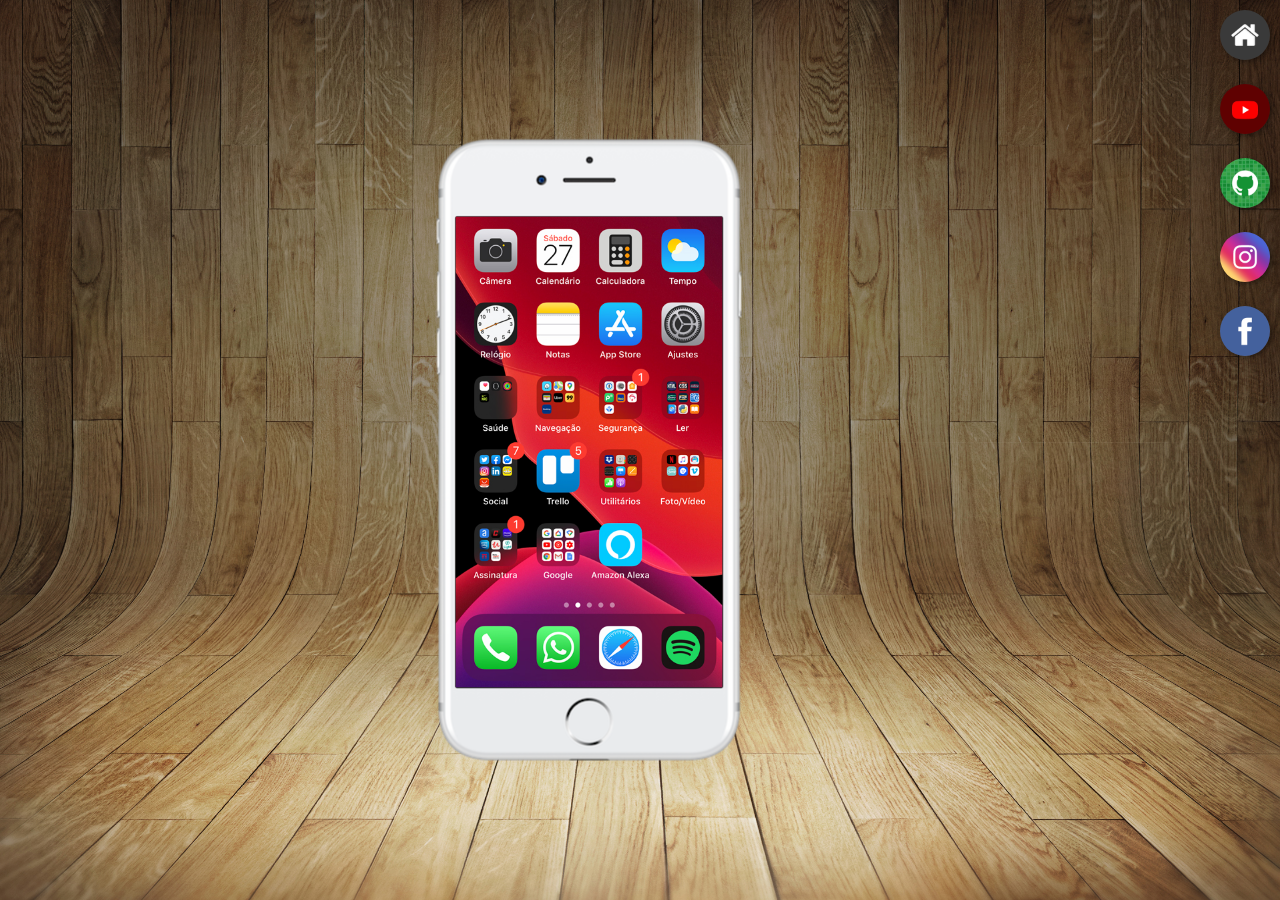
<file: index.html>
<!DOCTYPE html>
<html lang="pt-br">

<head>
    <meta charset="UTF-8">
    <meta http-equiv="X-UA-Compatible" content="IE=edge">
    <meta name="viewport" content="width=device-width, initial-scale=1.0">
    <link rel="shortcut icon" href="favicon.ico" type="image/x-icon">
    <link rel="stylesheet" href="estilos/style.css">
    <title>Redes Sociais</title>
</head>

<body>
    <main>
        <section id="telefone">
            <iframe src="home.html" name="tela" id="tela" frameborder="0">
                Seu navegador não é compativél com a imagem.
            </iframe>

        </section>
        <section id="redes-sociais">
            <a href="home.html" target="tela"><img src="imagens/logo-home.jpg" alt="Home"></a><br>
            <a href="youtube.html" target="tela"><img src="imagens/logo-youtube.jpg" alt="YouTube"></a><br>
            <a href="github.html" target="tela"><img src="imagens/logo-github.jpg" alt="GitHib"></a><br>
            <a href="instagram.html" target="tela"><img src="imagens/logo-instagram.jpg" alt="Instagram"></a><br>
            <a href="facebook.html" target="tela"><img src="imagens/logo-facebook.jpg" alt="Facebook"></a><br>



        </section>
    </main>

</body>

</html>
</file>
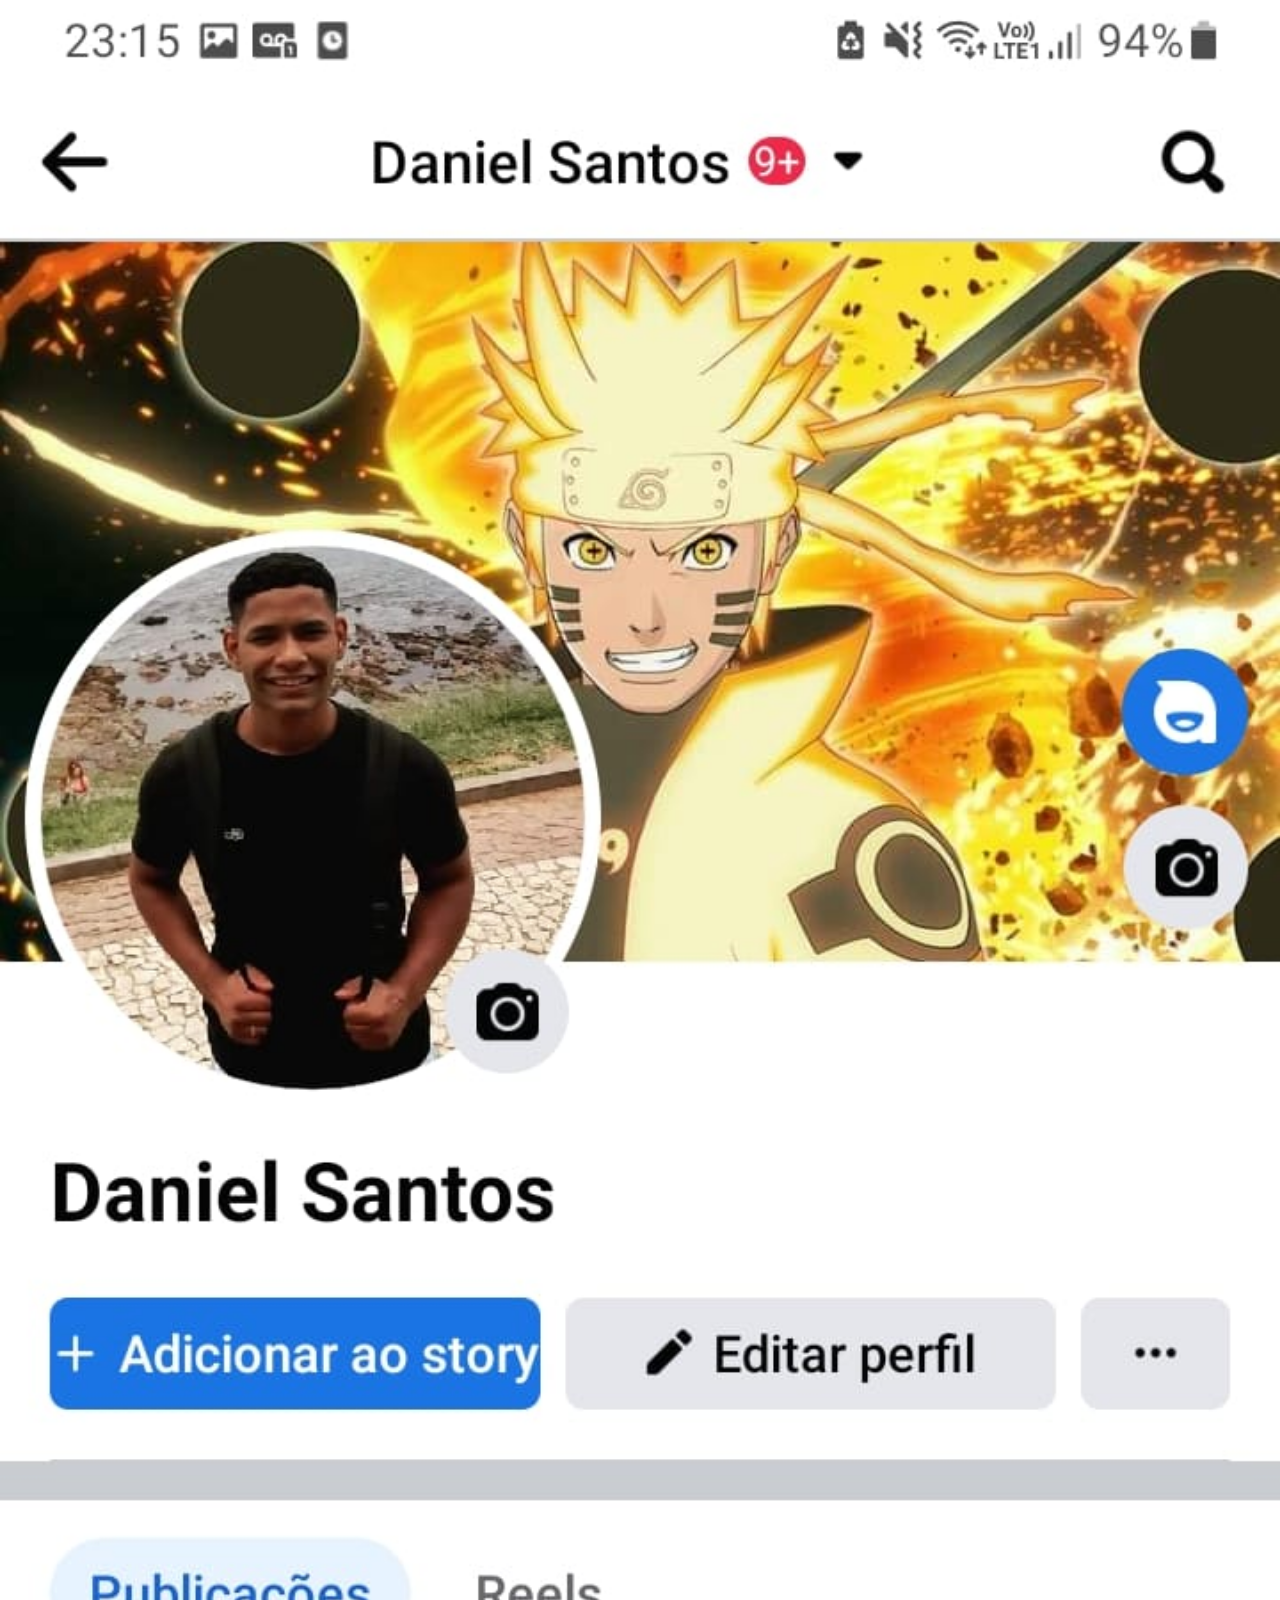
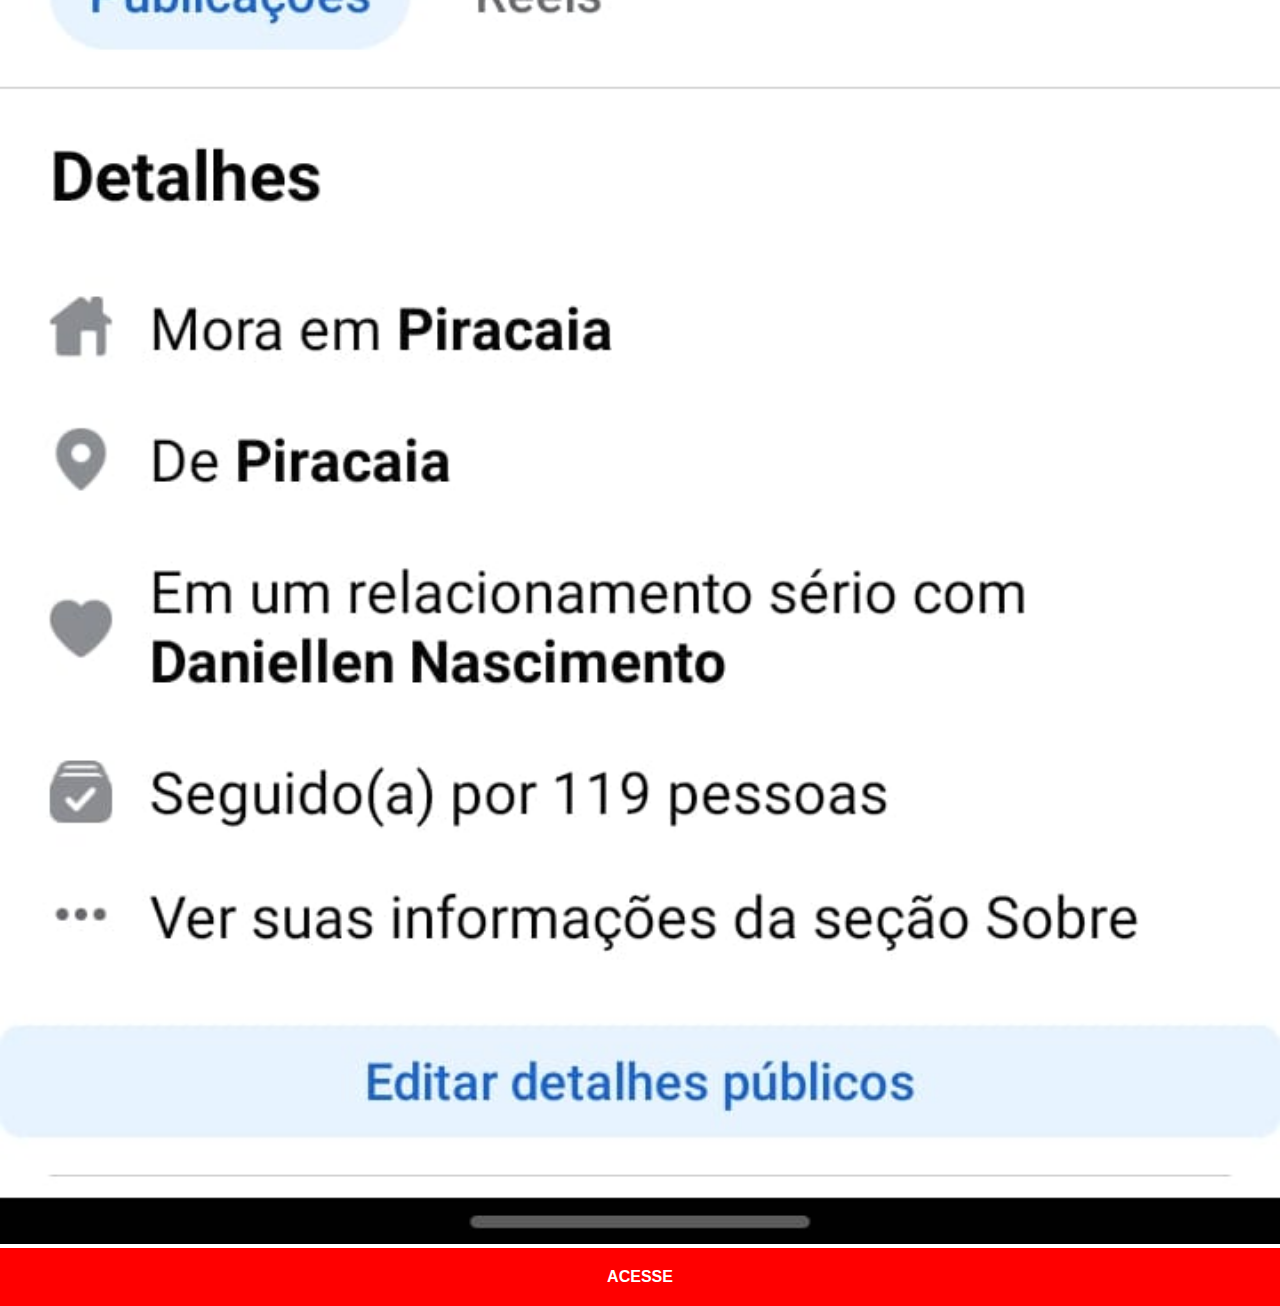
<file: facebook.html>
<!DOCTYPE html>
<html lang="en">
<head>
    <meta charset="UTF-8">
    <meta http-equiv="X-UA-Compatible" content="IE=edge">
    <meta name="viewport" content="width=device-width, initial-scale=1.0">
    <title>Facebook</title>
    <link rel="stylesheet" href="estilos/social.css">

</head>
<body>
    <img src="imagens/Face.jfif" alt="Facebook">
    <a href="https://www.facebook.com/daniel.santos.376043/" target="_blank">ACESSE</a>
</body>
</html>
</file>
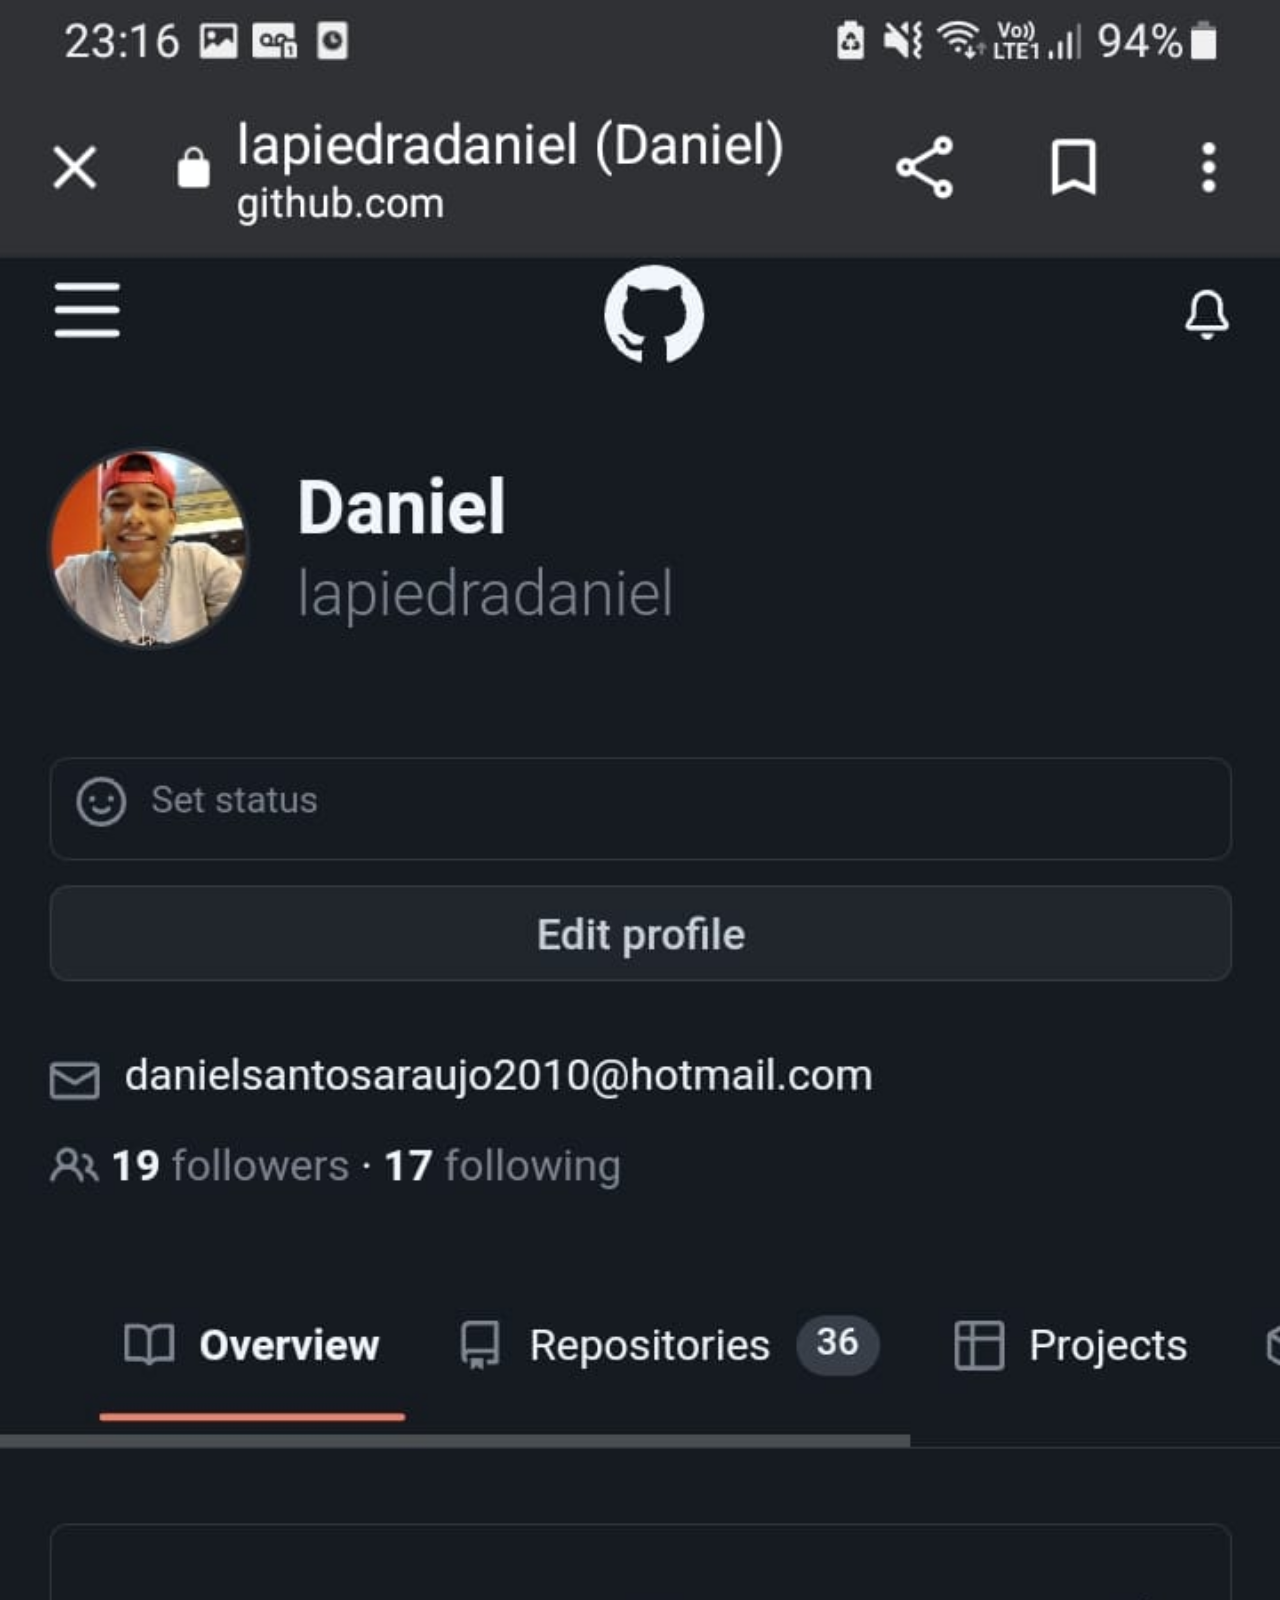
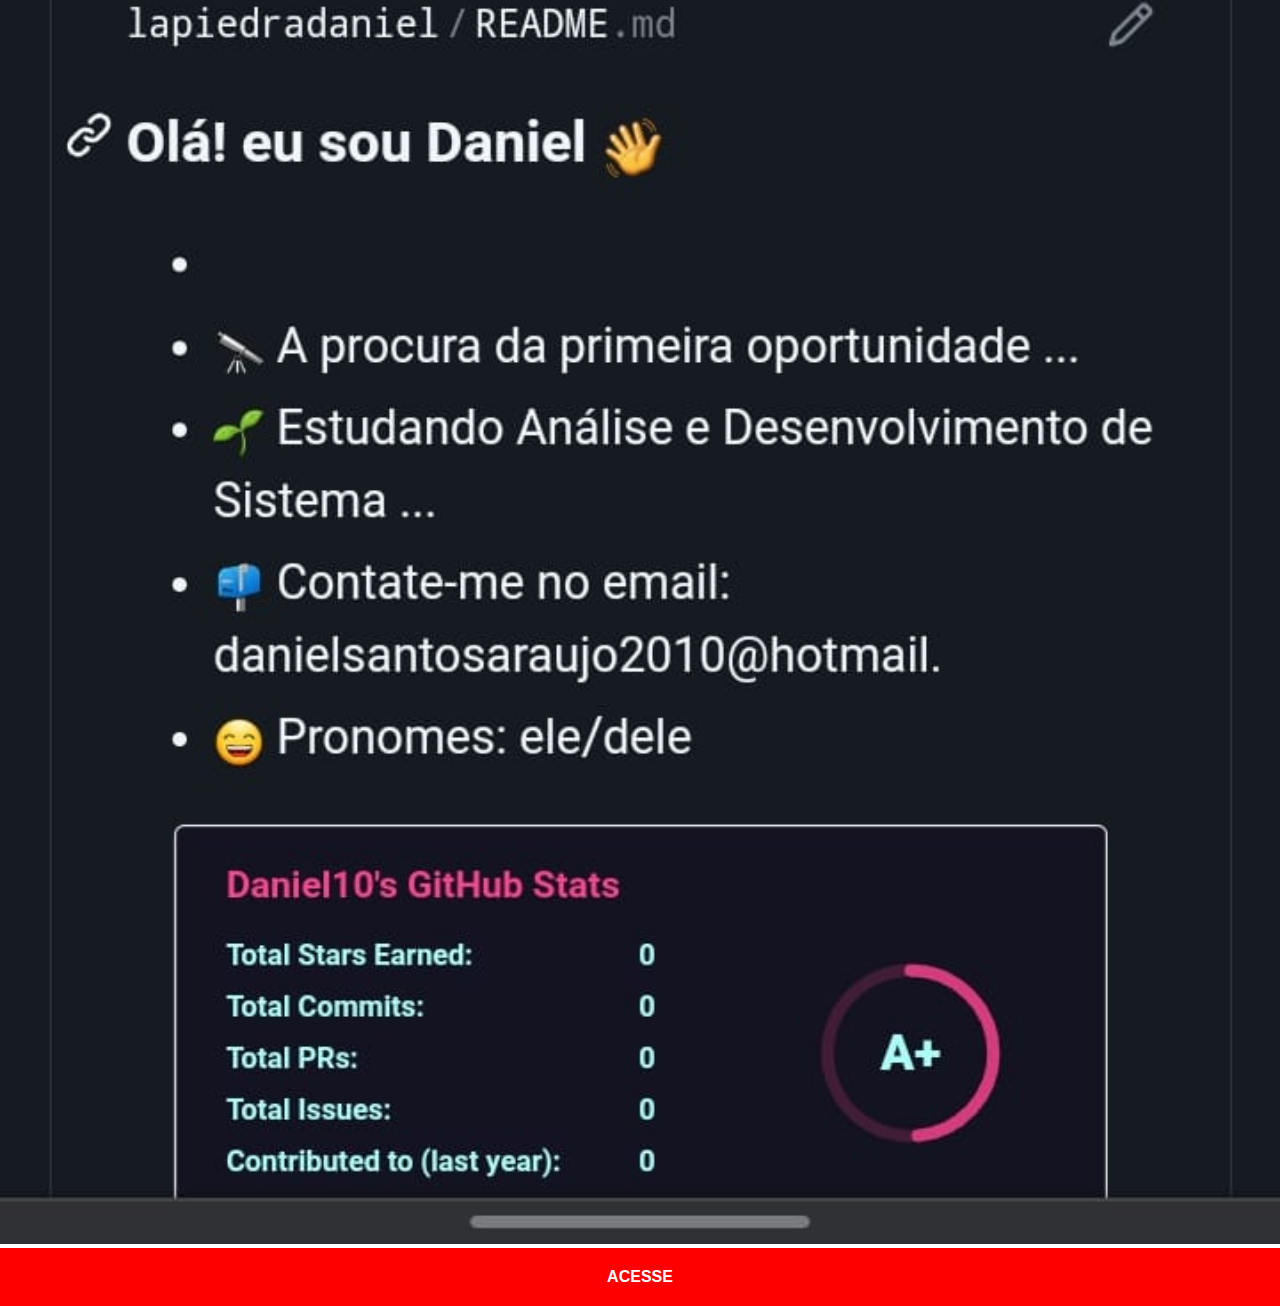
<file: github.html>
<!DOCTYPE html>
<html lang="en">
<head>
    <meta charset="UTF-8">
    <meta http-equiv="X-UA-Compatible" content="IE=edge">
    <meta name="viewport" content="width=device-width, initial-scale=1.0">
    <title>GitHib</title>
    <link rel="stylesheet" href="estilos/social.css">
</head>
<body>
    <img src="imagens/Git.jfif" alt="GitHub">
    <a href="https://github.com/lapiedradaniel" target="_blank">ACESSE</a>
</body>
</html>
</file>
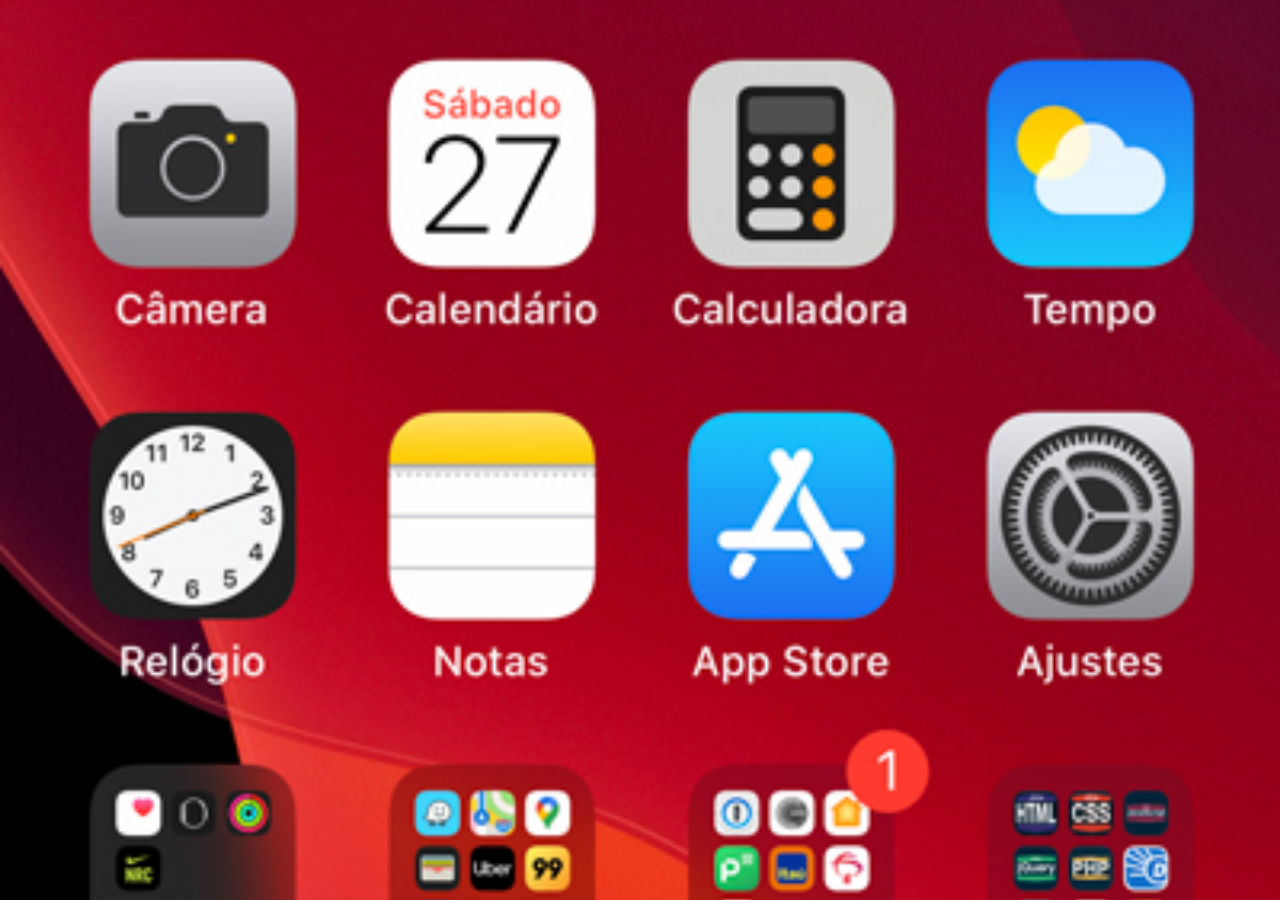
<file: home.html>
<!DOCTYPE html>
<html lang="en">
<head>
    <meta charset="UTF-8">
    <meta http-equiv="X-UA-Compatible" content="IE=edge">
    <meta name="viewport" content="width=device-width, initial-scale=1.0">
    <title>HOME</title>
</head>

<style>

* {
    margin: 0px;
    padding: 0px;

}

body {
    height: 100vh;
    width: 100vw;
    background: black url('imagens/tela-home.jpg') no-repeat top center;
    background-size: cover;
}
</style>

<body>
    
</body>
</html>
</file>
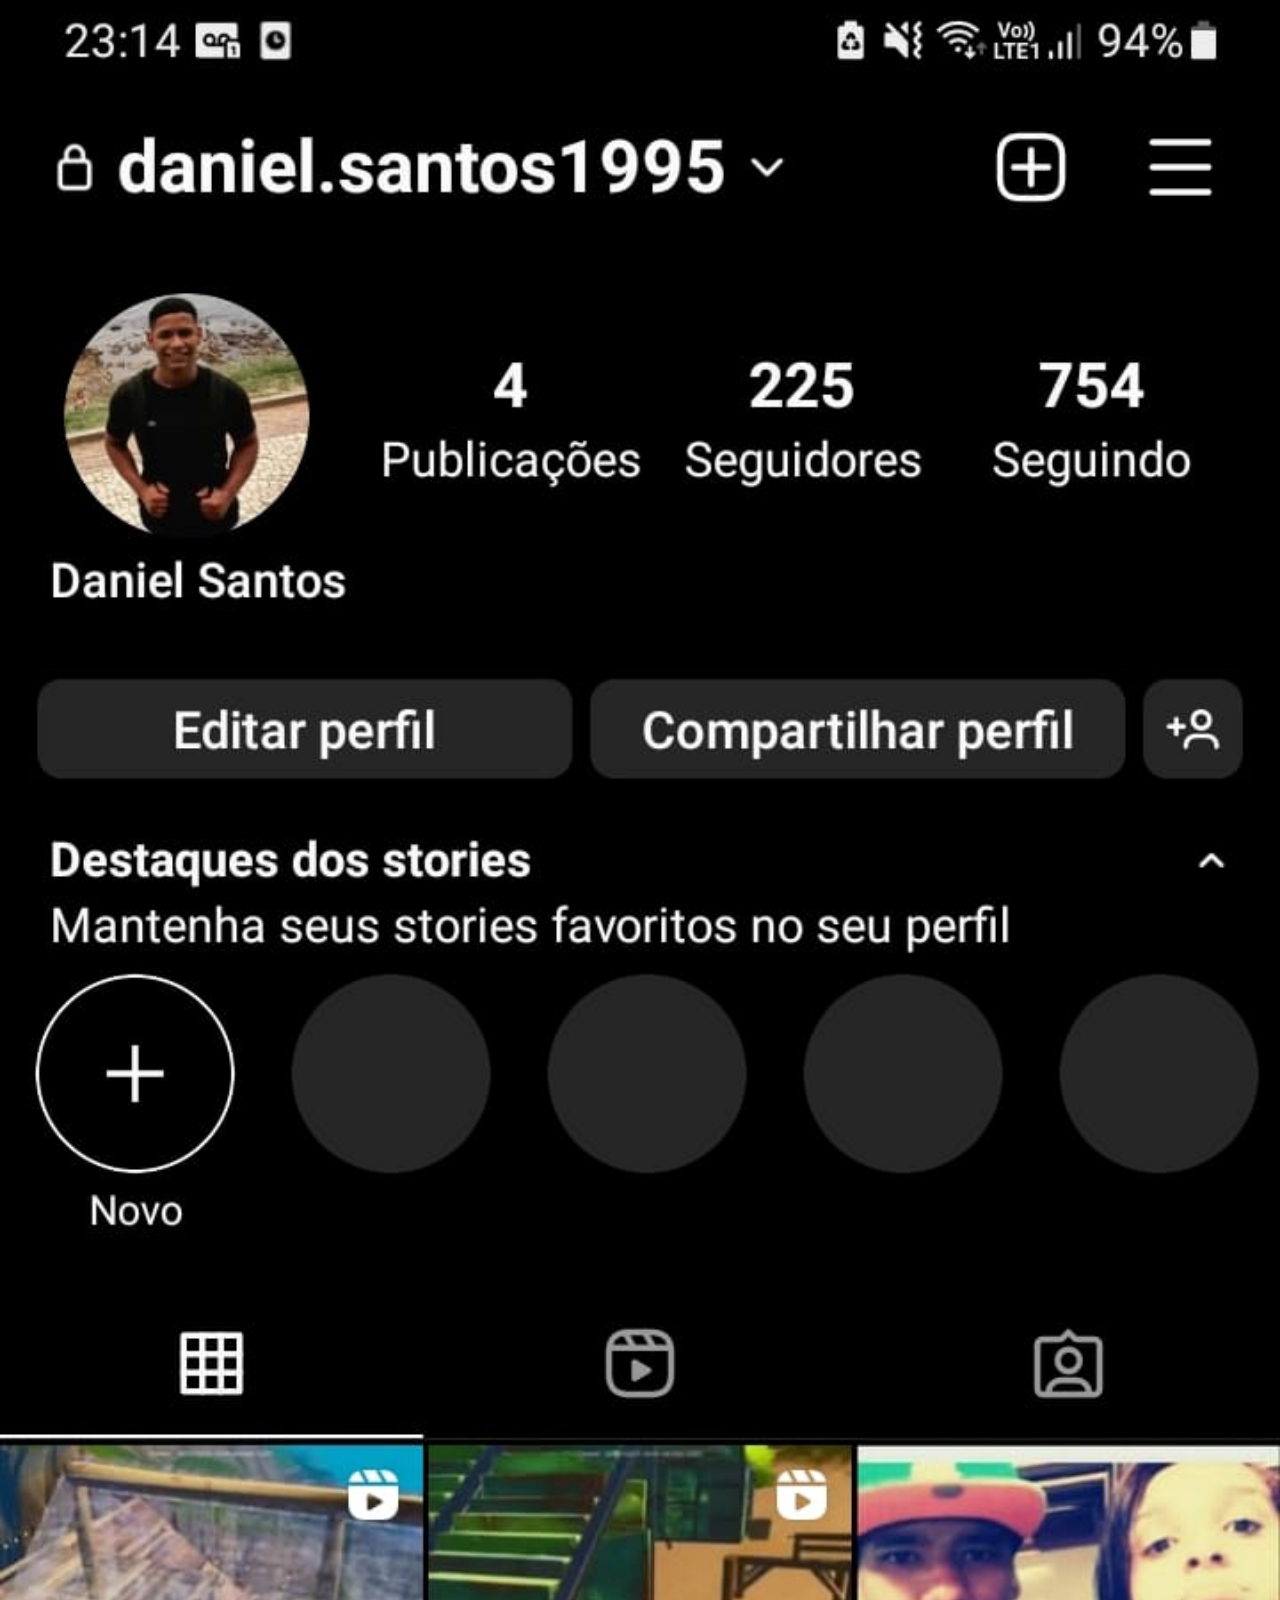
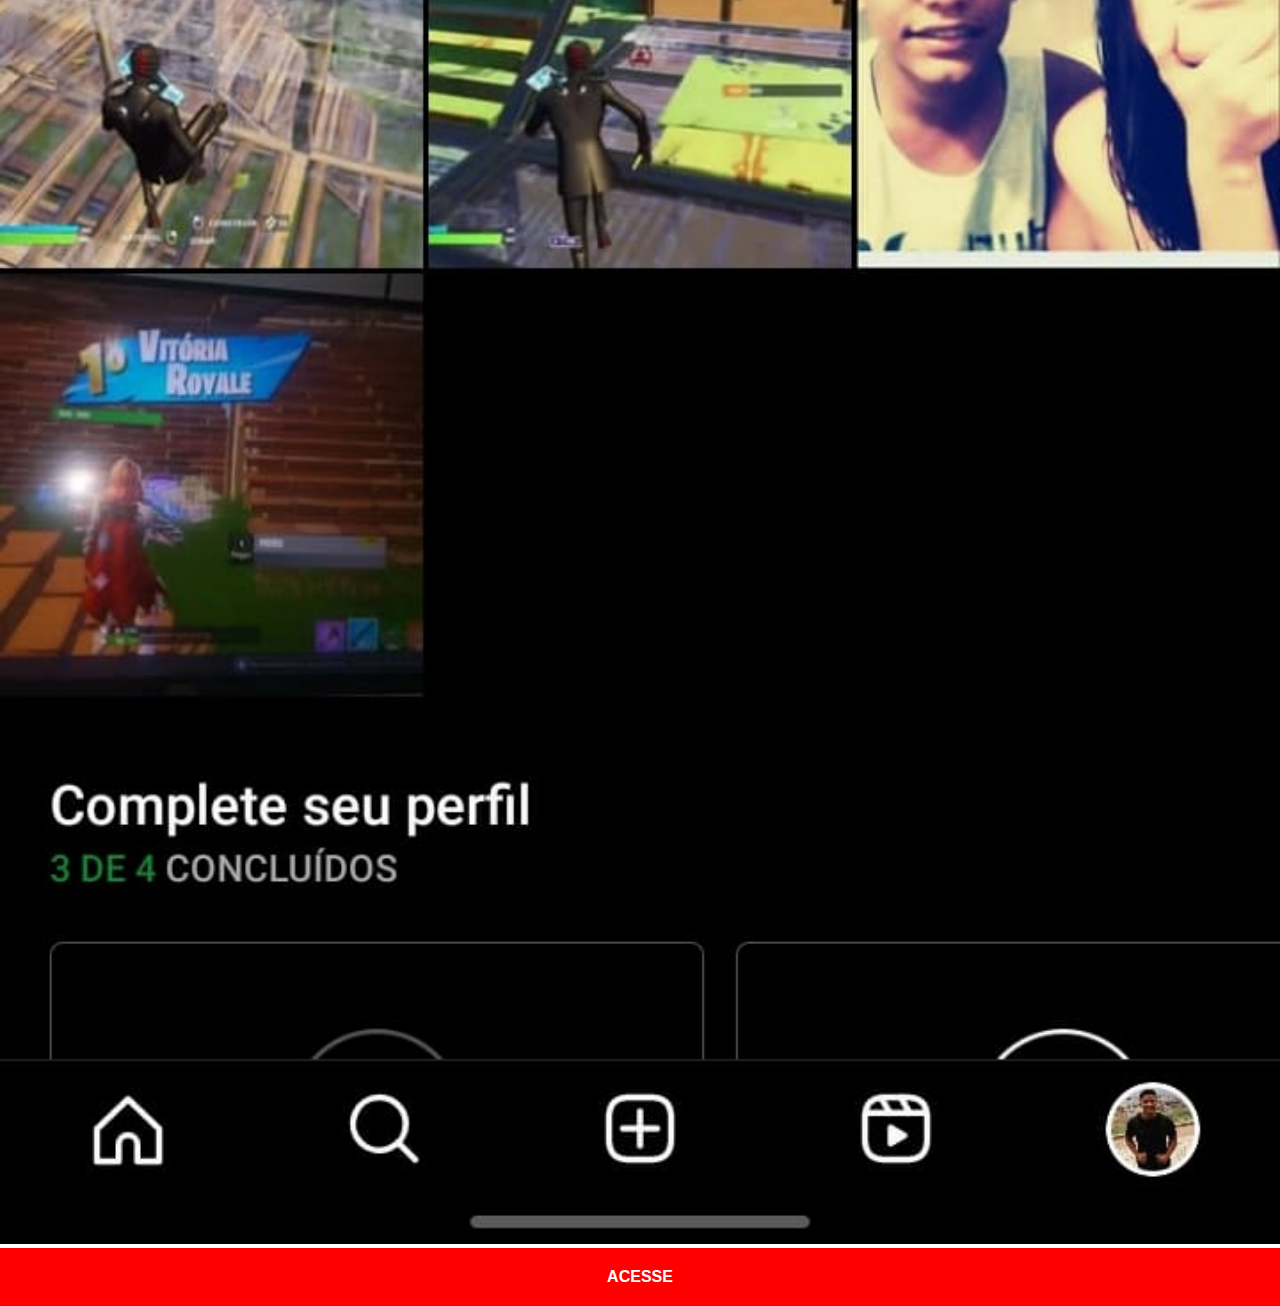
<file: instagram.html>
<!DOCTYPE html>
<html lang="en">
<head>
    <meta charset="UTF-8">
    <meta http-equiv="X-UA-Compatible" content="IE=edge">
    <meta name="viewport" content="width=device-width, initial-scale=1.0">
    <title>Instagram</title>
    <link rel="stylesheet" href="estilos/social.css">
</head>
<body>
    <img src="imagens/Instagram.jfif" alt="Instagram">
    <a href="https://www.instagram.com/daniel.santos1995/?hl=pt-br" target="_blank">ACESSE</a>
    
</body>
</html>
</file>
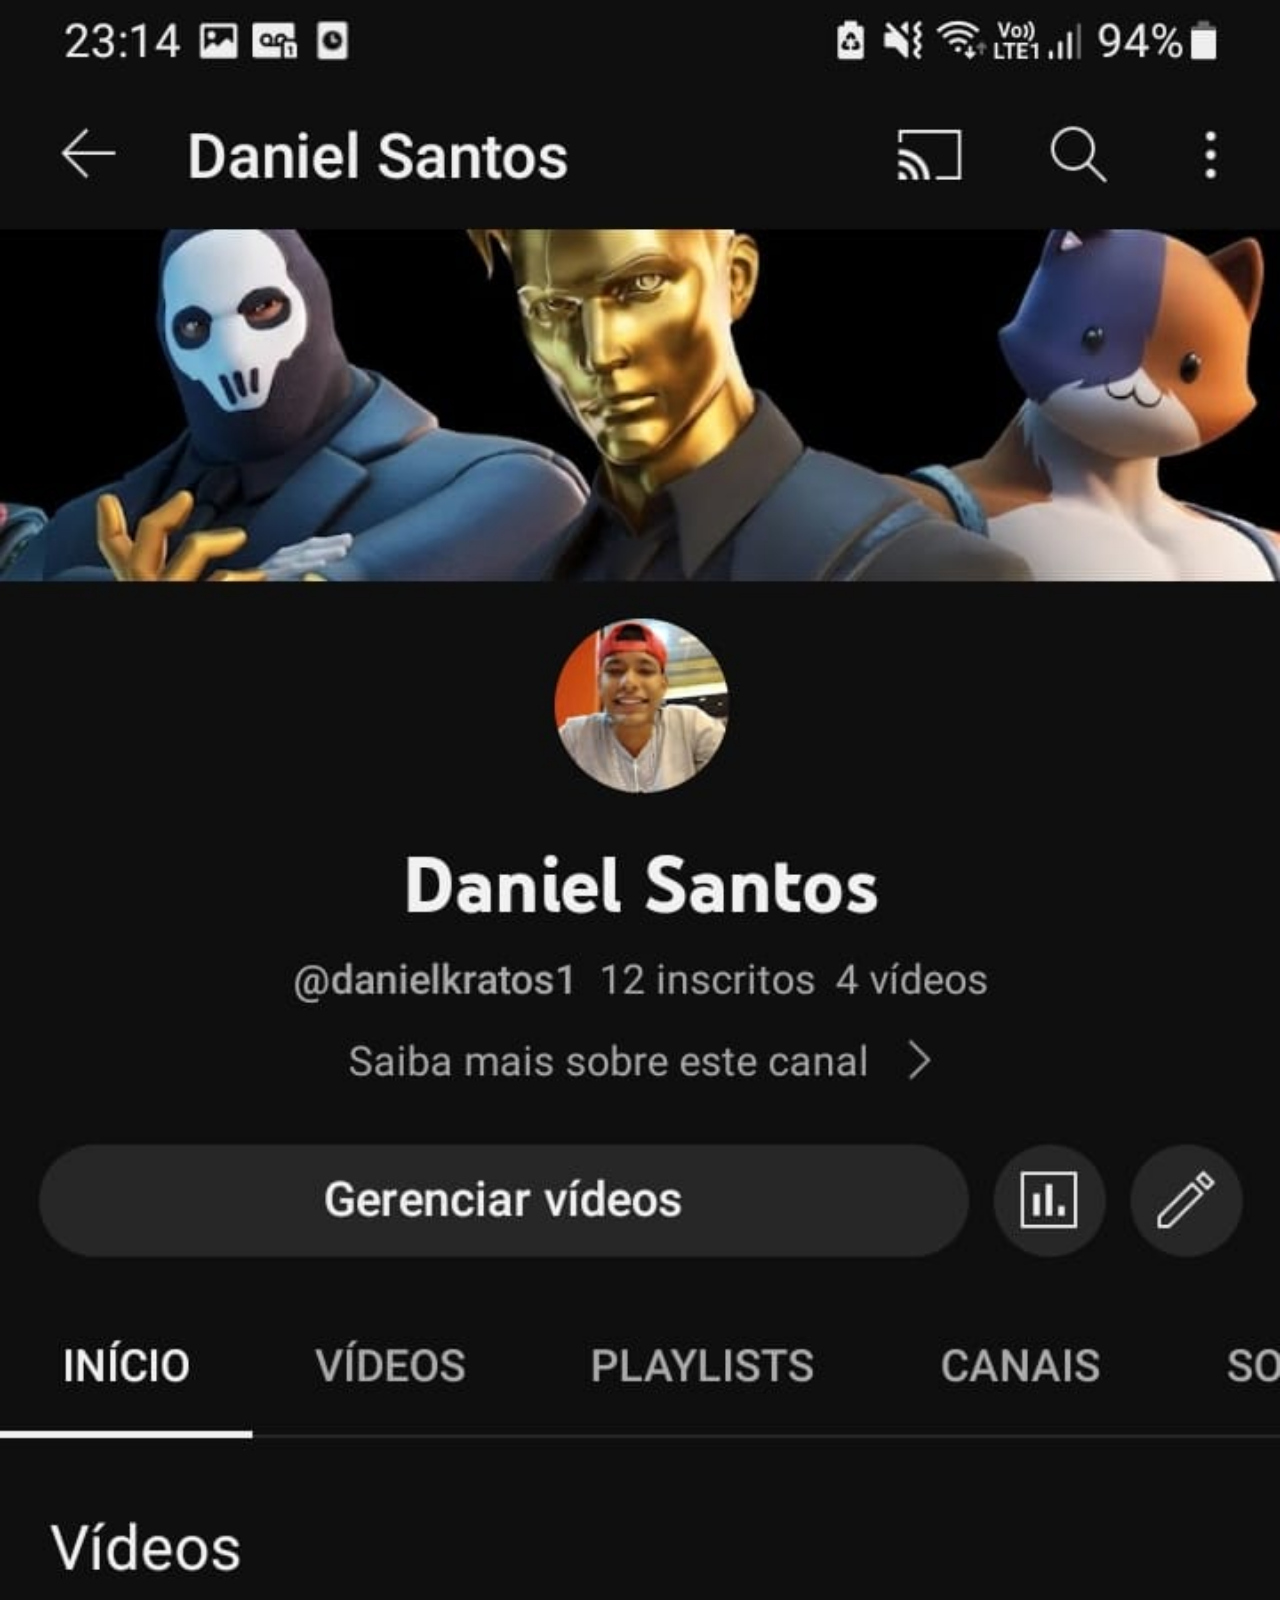
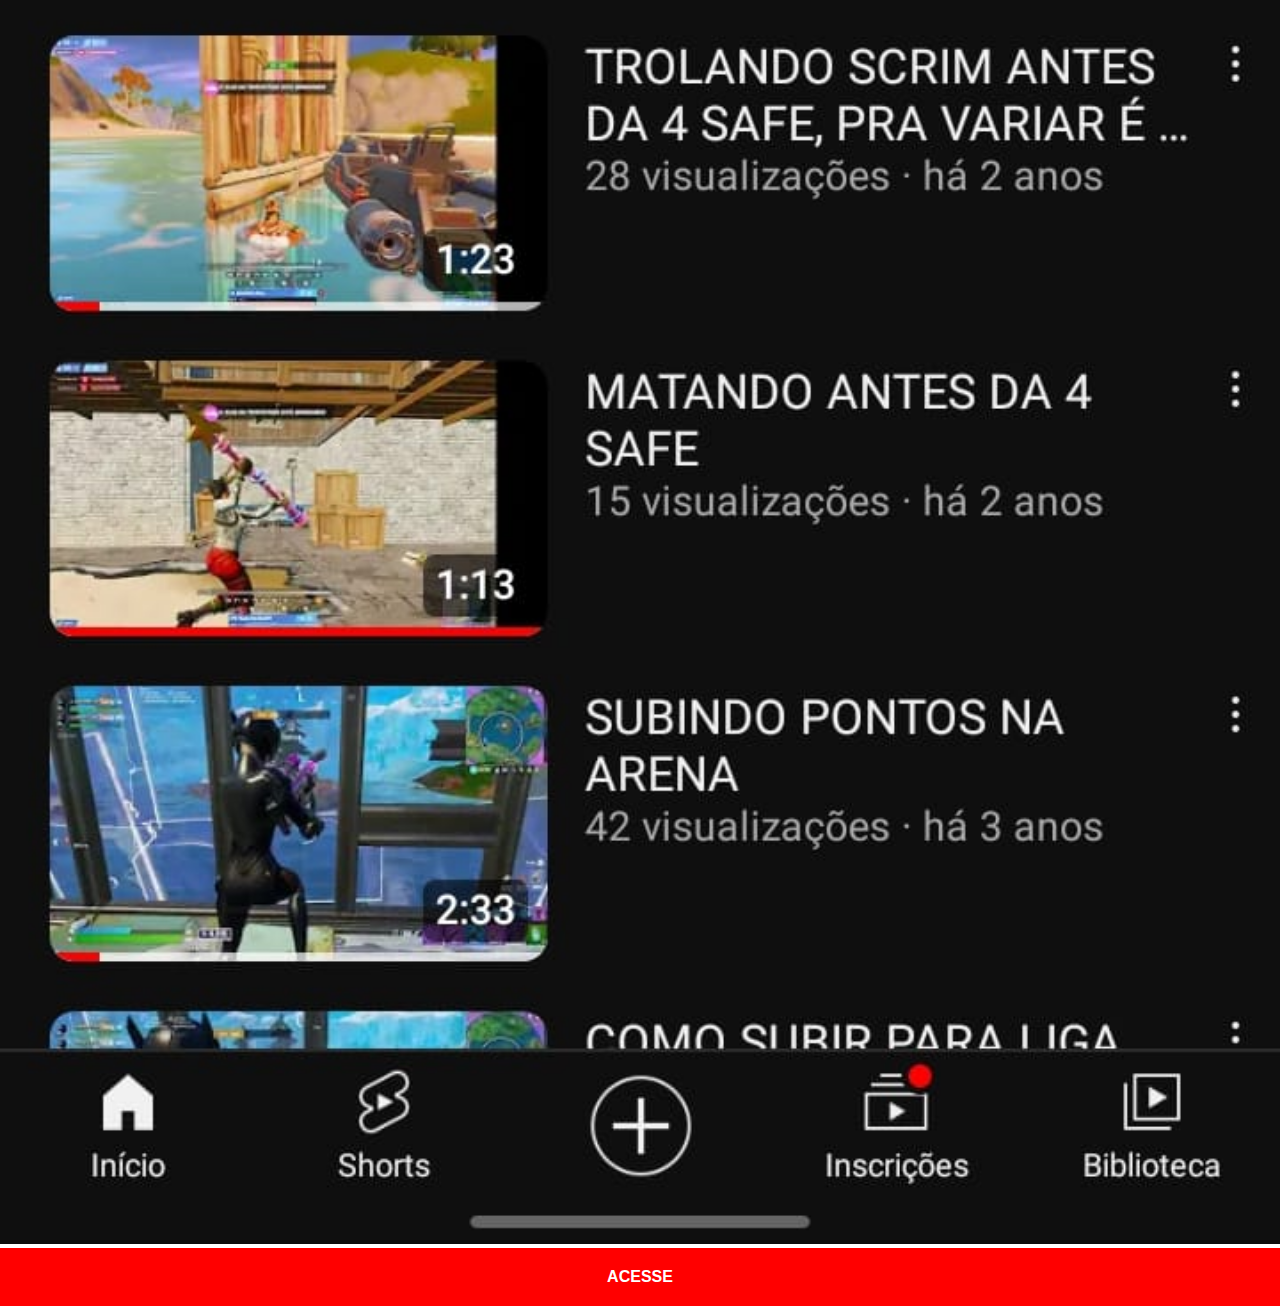
<file: youtube.html>
<!DOCTYPE html>
<html lang="en">
<head>
    <meta charset="UTF-8">
    <meta http-equiv="X-UA-Compatible" content="IE=edge">
    <meta name="viewport" content="width=device-width, initial-scale=1.0">
    <title>youtube</title>
    <link rel="stylesheet" href="estilos/social.css">
</head>

<body>
    <img src="imagens/Youtube.jfif" alt="youtube">
    <a href="https://www.youtube.com/channel/UC98IeQ25OWtp7IQnD0R-HcA" target="_blank">ACESSE</a>
    
</body>
</html>
</file>
<file: estilos/style.css>
@charset "UTF-8";

*{
    margin: 0px;
    padding: 0px;
    font-family: Arial, Helvetica, sans-serif;
}

html, body {
    height: 100vh;
    width: 100vw;
    background-color: black;
}

body {
    background: url(../imagens/fundo-madeira.jpg) no-repeat top center;
    background-size: cover;
    background-attachment: fixed;
}
main{
    height: 100vh;
    position: relative;
    
}

section#telefone {
    position: absolute;
    top: 50%;
    left: 46%;
    transform: translate(-50%, -50%);

    height: 627px;
    width: 311px;
    background:  url('../imagens/frame-iphone.png')
     no-repeat ;
}

iframe#tela {
    position: relative;
    top: 80px;
    left: 22px;
    width: 267px;
    height: 471px;
}

section#redes-sociais {
    text-align: right;
}

section#redes-sociais img {
    width: 50px;
    border-radius:  50%;
    margin: 10px;
    box-shadow: 2px 2px 5px rgba(0, 0, 0, 0.400);
    box-sizing: border-box;
}

section#redes-sociais img:hover {
    border: 2px solid white;
    transform: translate(-5px, -5px);
    box-shadow: 5px 5px 10px black;
}
</file>
<file: estilos/social.css>
@charset "UTF-8";

* {
    margin: 0px;
    padding: 0px;
    font-family: Arial, Helvetica, sans-serif;
}

::-webkit-scrollbar {
    width: 0px;
    height: 0px;
}

img {
    width: 100vw;

}

a {
    display: block;
    background-color: red;
    padding: 20px;
    color: white;
    text-align: center;
    font-weight: bolder;
    text-decoration: none;
}

a:hover {
    background-color: black;
}
</file>
